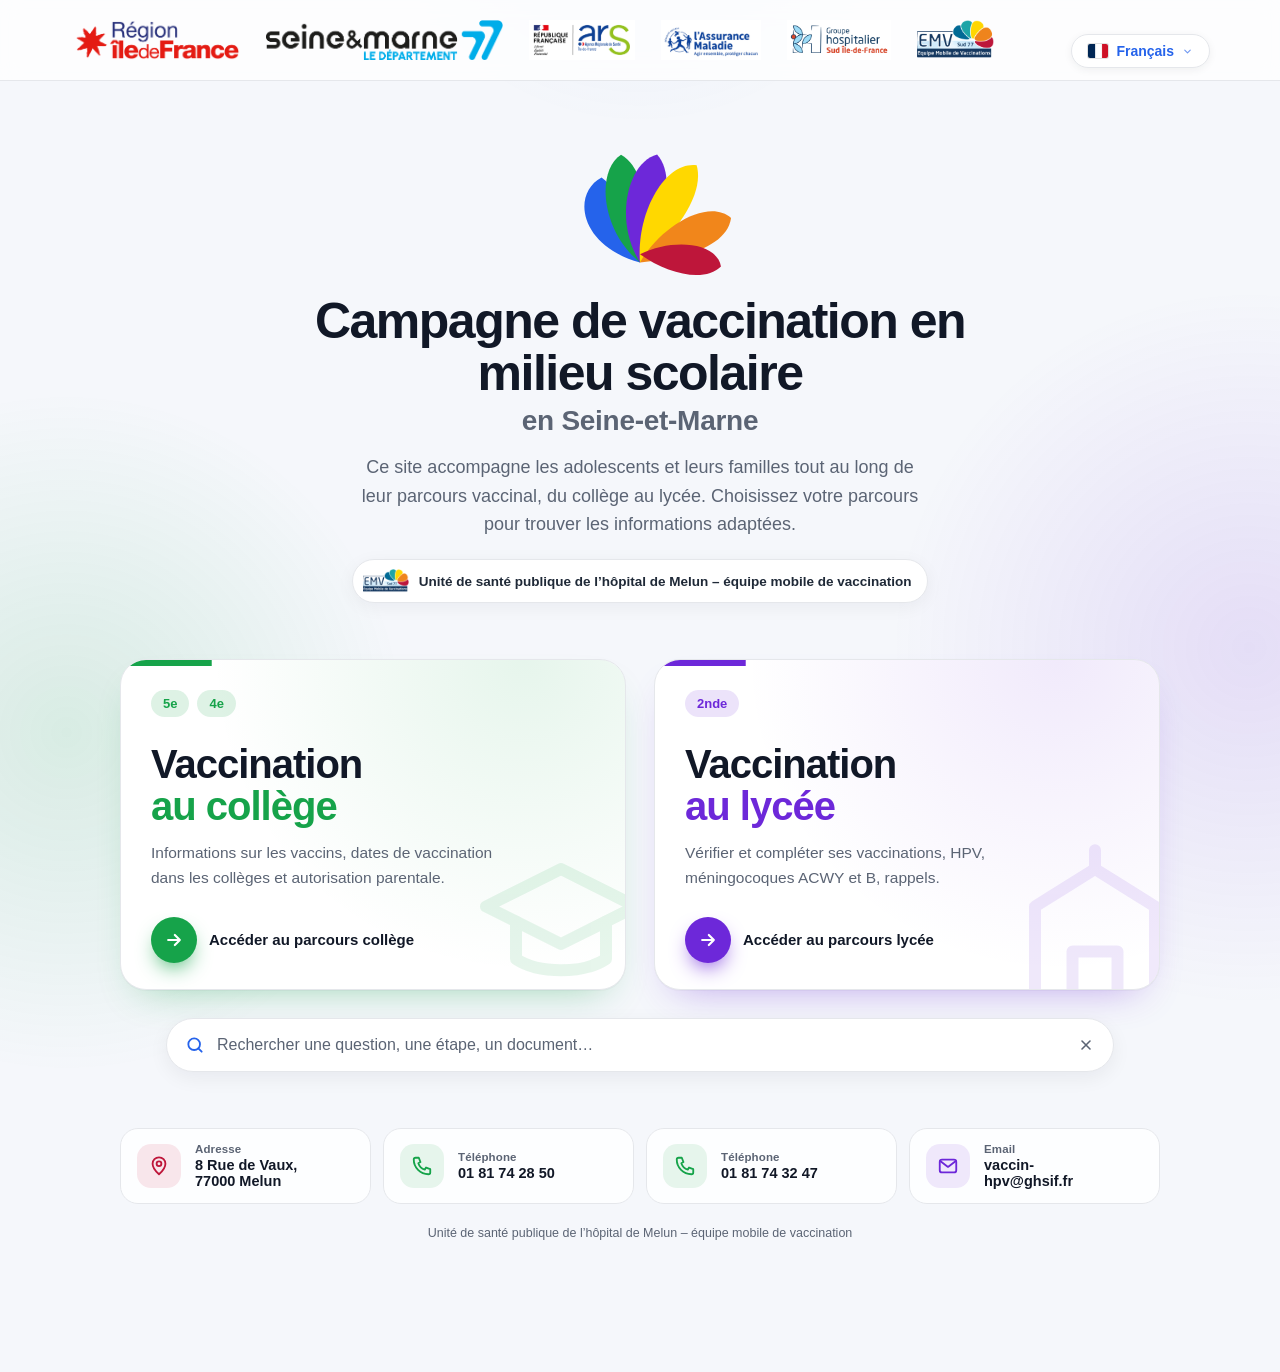
<file: index.html>
<!DOCTYPE html>
<html lang="fr">
<head>
  <meta charset="utf-8"/>
  <meta name="viewport" content="width=device-width, initial-scale=1"/>
  <title>Campagne de vaccination en milieu scolaire en Seine-et-Marne</title>
  <meta property="og:type" content="website">
  <meta property="og:site_name" content="Campagne de vaccination en milieu scolaire en Seine-et-Marne">
  <meta property="og:locale" content="fr_FR">
  <meta property="og:title" content="Campagne de vaccination en milieu scolaire en Seine-et-Marne">
  <meta property="og:description" content="Vaccination des adolescents en Île-de-France. Parcours collège et parcours lycée, proposés par l’Unité de santé publique de l’hôpital de Melun et son équipe mobile de vaccination.">
  <meta property="og:url" content="https://vaccination-sud77.fr/">
  <meta property="og:image" content="https://vaccination-sud77.fr/img/partage.png">
  <meta property="og:image:width" content="1200">
  <meta property="og:image:height" content="630">
  <meta property="og:image:alt" content="Logo de l’Équipe Mobile de Vaccination Sud 77">
  <meta name="twitter:card" content="summary_large_image">
  <meta name="description" content="Vaccination des adolescents en Île-de-France. Parcours collège et parcours lycée, proposés par l’Unité de santé publique de l’hôpital de Melun et son équipe mobile de vaccination."/>
  <meta name="robots" content="index, follow"/>
  <script>
    /* Ancien lien vers la section contact du collège (formulaire d'autorisation) */
    if (location.hash === '#contactCard') { location.replace('college/index.html' + location.search + '#contactCard'); }
  </script>
  <script src="js/parcours.js?v=20261012-1" data-page="hub"></script>
  <script src="js/entete.js" defer></script>
  <script src="js/langue.js?v=20261004-2"></script>
  <link rel="stylesheet" href="css/recherche.css?v=20261012-3">
  <script src="js/recherche.js?v=20261012-3" data-accent="hub" defer></script>
  <style>
    :root{
      --bg:#f5f7fb; --card:#ffffff; --ink:#111827; --muted:#5b6474; --line:#e5e7eb;
      --blue:#2563eb; --college:#16a34a; --lycee:#6d28d9;
      --font:"Helvetica Neue", -apple-system, "Segoe UI", Roboto, Arial, sans-serif;
    }
    *{box-sizing:border-box}
    html,body{margin:0}
    body{font-family:var(--font);color:var(--ink);background:var(--bg);min-height:100vh;overflow-x:hidden;-webkit-font-smoothing:antialiased}
    a{color:inherit}

    /* Fond : halos lents aux couleurs des deux parcours */
    .halo{position:fixed;inset:-20vmax;z-index:-1;pointer-events:none;
      background:
        radial-gradient(38vmax 38vmax at 18% 70%, rgba(22,163,74,.13), transparent 70%),
        radial-gradient(40vmax 40vmax at 84% 64%, rgba(109,40,217,.12), transparent 70%),
        radial-gradient(30vmax 30vmax at 50% 8%, rgba(37,99,235,.08), transparent 70%);
      animation:drift 26s ease-in-out infinite alternate}
    @keyframes drift{to{transform:translate3d(2vmax,-1.5vmax,0) rotate(4deg)}}

    /* En-tête logos */
    .top{position:relative;z-index:30;background:rgba(255,255,255,.75);backdrop-filter:blur(10px);-webkit-backdrop-filter:blur(10px);border-bottom:1px solid var(--line)}
    .topIn{max-width:1180px;margin:0 auto;padding:12px 20px;display:flex;align-items:center;gap:24px}
    .topIn .headerLogos{flex:1 1 auto}
    /* Menu de langue : copie conforme de celui du collège et du lycée */
    .hubLangWrap{--card:#ffffff;--border:#e5e7eb;--primary:#2563eb;--text:#111827;--primary-soft:#e0e7ff;flex:0 0 auto}
    .headerLangPicker{display:flex;flex-direction:column;align-items:flex-end;gap:4px}
    .headerLangHint{font-size:16px;font-weight:800;letter-spacing:.01em;transition:opacity .3s ease;background-repeat:no-repeat;-webkit-background-clip:text;background-clip:text;-webkit-text-fill-color:transparent;color:transparent}
    .langDropdown{position:relative}
    .langDropdownBtn{display:flex;align-items:center;gap:8px;padding:8px 16px;border-radius:999px;border:1px solid var(--border);background:var(--card);color:var(--primary);font-weight:700;font-size:14px;cursor:pointer;box-shadow:0 2px 8px rgba(0,0,0,.06);font-family:var(--font)}
    .langDropdownFlag{width:20px;height:14px;object-fit:cover;border-radius:2px;box-shadow:0 0 0 1px rgba(0,0,0,.12);flex-shrink:0;display:block}
    .langDropdownChevron{width:11px;height:11px;opacity:.65;flex-shrink:0}
    .langDropdownPanel{position:absolute;top:calc(100% + 8px);right:0;background:var(--card);border:1px solid var(--border);border-radius:14px;box-shadow:0 20px 50px rgba(0,0,0,.2);padding:10px;display:grid;grid-template-columns:repeat(2,minmax(150px,1fr));gap:4px;max-height:70vh;overflow-y:auto;width:max-content;max-width:92vw;z-index:200}
    .langDropdownPanel[hidden]{display:none}
    .langDropdownOption{display:flex;align-items:center;gap:8px;padding:8px 10px;border-radius:10px;border:1px solid transparent;background:none;color:var(--text);cursor:pointer;font-size:13px;font-weight:600;text-align:left;white-space:nowrap;width:100%;font-family:var(--font)}
    .langDropdownOption:hover{background:var(--primary-soft)}
    .langDropdownOption.active{border-color:var(--primary);background:var(--primary-soft)}
    .langDropdownCheck{width:14px;flex-shrink:0;color:var(--primary);font-weight:900;font-size:13px}
    .langDropdownOptionFlag{width:18px;height:12px;object-fit:cover;border-radius:2px;box-shadow:0 0 0 1px rgba(0,0,0,.12);flex-shrink:0;display:block}
    [dir="rtl"] .path{text-align:right}
    [dir="rtl"] .go svg{transform:scaleX(-1)}
    [dir="rtl"] .ci{text-align:right}
    body.langFade main{opacity:.25;transition:opacity .2s ease}
    main{transition:opacity .25s ease}
    .topIn .headerLogos a{transition:opacity .2s ease}
    .topIn .headerLogos a:hover{opacity:.75}
    @media (max-width:768px){.topIn{padding:12px 14px;flex-direction:column;gap:10px}.topIn .headerLogos{width:100%}.headerLangPicker{align-items:center}.langDropdownPanel{right:auto;left:50%;transform:translateX(-50%)}}

    main{max-width:1080px;margin:0 auto;padding:clamp(28px,6vw,60px) 20px 120px}

    /* Hero */
    .hero{text-align:center;display:flex;flex-direction:column;align-items:center}
    .fan{width:clamp(120px,22vw,170px);height:auto;overflow:visible;margin-bottom:4px}
    .fan path{transform-origin:0 0;opacity:0;transform:rotate(var(--r,0deg));
      animation:petal .9s cubic-bezier(.2,.9,.25,1.2) forwards;animation-delay:calc(var(--i) * 110ms + 150ms);
      transition:filter .4s ease}
    @keyframes petal{from{opacity:0;transform:rotate(calc(var(--r,0deg) - 70deg)) scale(.25)}to{opacity:1;transform:rotate(var(--r,0deg))}}
    .fan path.grow{animation:none;opacity:1;transform:rotate(var(--r,0deg));transition:transform .55s cubic-bezier(.2,.9,.25,1.25),filter .4s ease}
    body.hoverCollege .fan .pc, body.hoverLycee .fan .pl{transform:rotate(var(--r,0deg)) scale(1.14)}
    body.hoverCollege .fan path:not(.pc), body.hoverLycee .fan path:not(.pl){filter:saturate(.35) opacity(.5)}

    h1{margin:8px 0 0;font-size:clamp(28px,4.8vw,50px);max-width:26ch;margin-left:auto;margin-right:auto;line-height:1.04;letter-spacing:-.03em;font-weight:800}
    h1 .w{display:inline-block;opacity:0;transform:translateY(40%);animation:rise .8s cubic-bezier(.2,.8,.2,1) forwards;animation-delay:calc(var(--k) * 90ms + 650ms)}
    h1 .place{display:block;color:var(--muted);font-weight:700;font-size:.56em;letter-spacing:-.01em;margin-top:.25em}
    @keyframes rise{to{opacity:1;transform:none}}
    @keyframes fade{to{opacity:1}}
    .lead{max-width:56ch;margin:18px auto 0;font-size:clamp(16px,2vw,18px);line-height:1.6;color:var(--muted);opacity:0;animation:fade .8s ease forwards 1.1s}
    .unit{display:inline-flex;align-items:center;gap:10px;margin-top:20px;padding:9px 16px 9px 10px;border-radius:999px;background:#fff;border:1px solid var(--line);
      font-size:13.5px;font-weight:700;color:#1f2937;opacity:0;animation:fade .8s ease forwards 1.25s;box-shadow:0 4px 18px rgba(17,24,39,.05);text-align:left}
    .unit img{height:24px;width:auto}

    /* Cartes de parcours */
    .paths{display:grid;grid-template-columns:1fr 1fr;gap:clamp(16px,3vw,28px);margin-top:clamp(36px,6vw,56px);perspective:1200px}
    .path{--c:#16a34a;--cs:rgba(22,163,74,.14);--cl:rgba(22,163,74,.45);
      position:relative;display:flex;flex-direction:column;min-height:330px;padding:30px 30px 26px;border-radius:26px;
      text-decoration:none;color:var(--ink);background:var(--card);border:1px solid var(--line);overflow:hidden;isolation:isolate;
      box-shadow:0 1px 0 rgba(17,24,39,.03),0 18px 40px -22px var(--cl);
      transform:perspective(1200px) rotateX(var(--rx,0deg)) rotateY(var(--ry,0deg)) translateY(var(--ty,0px));
      transition:transform .25s ease,box-shadow .45s ease,border-color .45s ease;
      opacity:0;animation:cardIn 1s cubic-bezier(.2,.85,.25,1) forwards;animation-delay:var(--d)}
    .path.lycee{--c:#6d28d9;--cs:rgba(109,40,217,.13);--cl:rgba(109,40,217,.45)}
    @keyframes cardIn{from{opacity:0;transform:translateY(46px) scale(.96)}to{opacity:1;transform:none}}
    .path.ready{animation:none;opacity:1}
    .path::before{content:"";position:absolute;inset:0;z-index:-1;opacity:.75;transition:opacity .4s ease;
      background:radial-gradient(520px circle at var(--mx,80%) var(--my,0%), var(--cs), transparent 60%)}
    .path::after{content:"";position:absolute;left:0;right:0;top:0;height:6px;background:var(--c);transform-origin:left;transform:scaleX(.18);transition:transform .7s cubic-bezier(.2,.9,.25,1)}
    .path:hover,.path:focus-visible{--ty:-6px;border-color:var(--cl);box-shadow:0 1px 0 rgba(17,24,39,.03),0 34px 60px -24px var(--cl)}
    .path:hover::after,.path:focus-visible::after{transform:scaleX(1)}
    .path:hover::before{opacity:1}
    .path:focus-visible{outline:3px solid var(--c);outline-offset:4px}

    .levels{display:flex;flex-wrap:wrap;gap:8px;margin-bottom:26px}
    .levels span{padding:6px 12px;border-radius:999px;font-size:13px;font-weight:800;color:var(--c);background:var(--cs);
      transition:transform .4s cubic-bezier(.2,.9,.25,1.3)}
    .path:hover .levels span{transform:translateY(-3px)}
    .path:hover .levels span:nth-child(2){transition-delay:.05s}
    .path:hover .levels span:nth-child(3){transition-delay:.1s}

    .path h2{margin:0;font-size:clamp(28px,3.6vw,40px);line-height:1.05;letter-spacing:-.025em;font-weight:800}
    .path h2 b{display:block;color:var(--c)}
    .path p{margin:14px 0 0;color:var(--muted);font-size:15.5px;line-height:1.6;max-width:40ch}
    .go{margin-top:auto;padding-top:26px;display:flex;align-items:center;gap:12px;font-weight:800;font-size:15px}
    .go i{position:relative;display:grid;place-items:center;width:46px;height:46px;border-radius:50%;background:var(--c);color:#fff;
      box-shadow:0 10px 22px -8px var(--c);transition:transform .5s cubic-bezier(.2,.9,.25,1.3)}
    .go i::before{content:"";position:absolute;inset:-6px;border-radius:50%;border:2px solid var(--c);opacity:0}
    .path:hover .go i{transform:translateX(6px)}
    .path:hover .go i::before{animation:ring 1.4s ease-out infinite}
    @keyframes ring{0%{opacity:.6;transform:scale(.8)}100%{opacity:0;transform:scale(1.5)}}
    .go svg{width:20px;height:20px}
    .goShort{display:none}
    .mark{position:absolute;right:-26px;bottom:-30px;width:180px;height:180px;z-index:-1;opacity:.1;color:var(--c);
      transition:transform .9s cubic-bezier(.2,.9,.25,1),opacity .5s ease}
    .path:hover .mark{transform:rotate(-14deg) scale(1.12);opacity:.18}

    /* Contact */
    .foot{margin-top:56px;display:grid;grid-template-columns:repeat(auto-fit,minmax(200px,1fr));gap:12px;opacity:0;animation:fade .8s ease forwards 1.9s}
    .ci{--ic:#2563eb;--ib:rgba(37,99,235,.1);display:flex;align-items:center;gap:14px;padding:14px 16px;border-radius:18px;background:rgba(255,255,255,.82);
      border:1px solid var(--line);text-decoration:none;font-size:14.5px;font-weight:700;position:relative;overflow:hidden;
      transition:transform .35s cubic-bezier(.2,.9,.25,1.2),border-color .3s ease,box-shadow .35s ease}
    .ci.c1{--ic:#be163a;--ib:rgba(190,22,58,.1)} .ci.c2,.ci.c3{--ic:#16a34a;--ib:rgba(22,163,74,.1)} .ci.c4{--ic:#6d28d9;--ib:rgba(109,40,217,.1)}
    .ci:hover,.ci:focus-visible{transform:translateY(-4px);border-color:var(--ic);box-shadow:0 18px 34px -18px var(--ic)}
    .ci:focus-visible{outline:3px solid var(--ic);outline-offset:3px}
    .ciIcon{flex:0 0 44px;width:44px;height:44px;border-radius:14px;display:grid;place-items:center;color:var(--ic);background:var(--ib);
      transition:transform .45s cubic-bezier(.2,.9,.25,1.4),background .3s ease,color .3s ease}
    .ciIcon svg{width:22px;height:22px}
    .ci:hover .ciIcon{transform:rotate(-8deg) scale(1.08);background:var(--ic);color:#fff}
    .ciText{display:flex;flex-direction:column;gap:2px;min-width:0}
    .ciText small{font-size:11.5px;color:var(--muted);font-weight:700;letter-spacing:.01em}
    .ciText span{overflow-wrap:anywhere}
    .ciArrow{width:18px;height:18px;margin-left:auto;flex:0 0 auto;color:var(--ic);opacity:0;transform:translate(-4px,4px);transition:opacity .25s ease,transform .3s ease}
    .ci:hover .ciArrow{opacity:1;transform:none}
    .credit{margin-top:22px;text-align:center;color:var(--muted);font-size:12.5px}

    @media (max-width:760px){
      .paths{grid-template-columns:1fr 1fr;gap:10px}
      .path{min-height:0;padding:16px 13px 14px;border-radius:20px}
      .path::after{height:5px}
      .levels{gap:4px;margin-bottom:14px}
      .levels span{padding:4px 7px;font-size:10.5px}
      .path h2{font-size:clamp(19px,5.6vw,24px)}
      .path p{font-size:12.5px;line-height:1.45;margin-top:8px}
      .go{padding-top:14px;gap:8px;font-size:12.5px}
      .go i{width:34px;height:34px;flex:0 0 34px}
      .go svg{width:16px;height:16px}
      .goTxt{display:none}
      .goShort{display:inline}
      .mark{width:90px;height:90px;right:-18px;bottom:-20px}
      .unit{font-size:12.5px;border-radius:18px}
    }
    @media (prefers-reduced-motion: reduce){
      *,*::before,*::after{animation-duration:.001ms !important;animation-delay:0s !important;transition-duration:.001ms !important}
      .fan path,h1 .w,.lead,.unit,.path,.foot{opacity:1 !important}
      .halo{animation:none}
    }
  </style>
<link rel="icon" href="favicon.ico?v=20261015-1" sizes="any">
<link rel="icon" type="image/png" sizes="32x32" href="img/favicon-32.png?v=20261015-1">
<link rel="icon" type="image/png" sizes="192x192" href="img/favicon-192.png?v=20261015-1">
<link rel="apple-touch-icon" href="img/apple-touch-icon.png?v=20261015-1">
</head>
<body>
  <div class="halo" aria-hidden="true"></div>

  <header class="top">
    <div class="topIn">
      <div class="headerLogos">
        <a href="https://www.iledefrance.fr/" target="_blank" rel="noopener" aria-label="Région Île-de-France"><img src="img/region.png" alt="Région Île-de-France"></a>
        <a href="https://www.seine-et-marne.fr/" target="_blank" rel="noopener" aria-label="Département de Seine-et-Marne"><img src="img/departement.png" alt="Département de Seine-et-Marne"></a>
        <a href="https://www.iledefrance.ars.sante.fr/" target="_blank" rel="noopener" aria-label="Agence Régionale de Santé Île-de-France"><img src="img/ARS.png" alt="Agence Régionale de Santé Île-de-France"></a>
        <a href="https://www.ameli.fr/assure/sante/themes/vaccination/vaccins-recommandes" target="_blank" rel="noopener" aria-label="Assurance Maladie"><img src="img/AM.png" alt="Assurance Maladie"></a>
        <a href="https://www.ghsif.fr/" target="_blank" rel="noopener" aria-label="Groupe Hospitalier de Melun"><img src="img/CHMELUN.png" alt="Groupe Hospitalier de Melun"></a>
        <a href="#contact" aria-label="Équipe Mobile de Vaccination"><img src="img/EMV.png" alt="Équipe Mobile de Vaccination"></a>
      </div>
      <div class="hubLangWrap">
        <div class="headerLangPicker">
          <span class="headerLangHint" id="headerLangHint">Choisissez votre langue</span>
          <div class="langDropdown">
            <button type="button" class="langDropdownBtn" id="langSwitcherBtn" aria-haspopup="listbox" aria-expanded="false">
              <img class="langDropdownFlag" id="langSwitcherFlag" src="Flags/fr.png" alt="">
              <span id="langSwitcherText">Français</span>
              <svg class="langDropdownChevron" viewBox="0 0 24 24" fill="none" stroke="currentColor" stroke-width="2.5" stroke-linecap="round" stroke-linejoin="round" aria-hidden="true"><path d="M6 9l6 6 6-6"/></svg>
            </button>
            <div class="langDropdownPanel" id="langPanel" role="listbox" hidden></div>
          </div>
        </div>
      </div>
    </div>
  </header>

  <main>
    <section class="hero">
      <!-- L'éventail du site, dont le pétale vert (collège) et le pétale violet (lycée) répondent aux cartes -->
      <svg class="fan" viewBox="0 0 420 350" aria-hidden="true">
        <g transform="translate(210 300)">
          <path style="--i:0" d="M0 0 C-150 -40 -170 -170 -95 -210 C-40 -170 -20 -80 0 0Z" fill="#2563eb"/>
          <path style="--i:1;--r:-10deg" class="pc" d="M0 0 C-80 -90 -70 -240 0 -270 C60 -220 40 -90 0 0Z" fill="#16a34a"/>
          <path style="--i:2;--r:9deg" class="pl" d="M0 0 C-80 -90 -70 -240 0 -270 C60 -220 40 -90 0 0Z" fill="#6d28d9"/>
          <path style="--i:3" d="M0 0 C-10 -120 60 -250 140 -240 C160 -170 90 -70 0 0Z" fill="#ffd800"/>
          <path style="--i:4" d="M0 0 C50 -90 170 -160 225 -110 C215 -40 110 -10 0 0Z" fill="#f1861b"/>
          <path style="--i:5" d="M0 -20 C80 -60 190 -50 200 10 C160 50 70 30 0 -20Z" fill="#be163a"/>
        </g>
      </svg>

      <h1>
        <span id="hubTitle"><span class="w" style="--k:0">Campagne</span> <span class="w" style="--k:1">de</span> <span class="w" style="--k:2">vaccination</span></span>
        <span class="place"><span class="w" style="--k:3" data-i18n="place">en Seine-et-Marne</span></span>
      </h1>
      <p class="lead" data-i18n="lead">Ce site accompagne les adolescents et leurs familles tout au long de leur parcours vaccinal, du collège au lycée. Choisissez votre parcours pour trouver les informations adaptées.</p>
      <div class="unit"><img src="img/EMV.png" alt=""><span data-i18n="unit">Unité de santé publique de l’hôpital de Melun – équipe mobile de vaccination</span></div>
    </section>

    <section class="paths" aria-label="Choisir un parcours" data-i18n-aria="paths_aria">
      <a class="path college" href="college/index.html" data-pt="college" style="--d:1.35s" data-hover="hoverCollege">
        <div class="levels"><span>5e</span><span>4e</span></div>
        <h2 data-i18n-html="h2_col">Vaccination <b>au collège</b></h2>
        <p data-i18n="desc_col">Informations sur les vaccins, dates de vaccination dans les collèges et autorisation parentale.</p>
        <div class="go"><i><svg viewBox="0 0 24 24" fill="none" stroke="currentColor" stroke-width="2.6" stroke-linecap="round" stroke-linejoin="round" aria-hidden="true"><path d="M5 12h14M13 6l6 6-6 6"/></svg></i><span class="goTxt" data-i18n="go_col">Accéder au parcours collège</span><span class="goShort" data-i18n="go_short">Entrer</span></div>
        <svg class="mark" viewBox="0 0 24 24" fill="none" stroke="currentColor" stroke-width="1.6" stroke-linecap="round" stroke-linejoin="round" aria-hidden="true"><path d="M2 9l10-5 10 5-10 5z"/><path d="M6 11v5c3 2 9 2 12 0v-5"/></svg>
      </a>

      <a class="path lycee" href="lycee/index.html" data-pt="lycee" style="--d:1.5s" data-hover="hoverLycee">
        <div class="levels"><span>2nde</span></div>
        <h2 data-i18n-html="h2_lyc">Vaccination <b>au lycée</b></h2>
        <p data-i18n="desc_lyc">Vérifier et compléter ses vaccinations, HPV, méningocoques ACWY et B, rappels.</p>
        <div class="go"><i><svg viewBox="0 0 24 24" fill="none" stroke="currentColor" stroke-width="2.6" stroke-linecap="round" stroke-linejoin="round" aria-hidden="true"><path d="M5 12h14M13 6l6 6-6 6"/></svg></i><span class="goTxt" data-i18n="go_lyc">Accéder au parcours lycée</span><span class="goShort" data-i18n="go_short">Entrer</span></div>
        <svg class="mark" viewBox="0 0 24 24" fill="none" stroke="currentColor" stroke-width="1.6" stroke-linecap="round" stroke-linejoin="round" aria-hidden="true"><path d="M4 21V9l8-5 8 5v12"/><path d="M9 21v-6h6v6"/><path d="M12 4V1.5"/></svg>
      </a>
    </section>

    <section class="foot" id="contact" aria-label="Contact">
      <a class="ci c1" href="https://maps.app.goo.gl/zGLgVufgVPTTqRAg8" target="_blank" rel="noopener">
        <span class="ciIcon"><svg viewBox="0 0 24 24" fill="none" stroke="currentColor" stroke-width="2" stroke-linecap="round" stroke-linejoin="round" aria-hidden="true"><path d="M12 21s-7-6.2-7-11.5A7 7 0 0 1 19 9.5C19 14.8 12 21 12 21z"/><circle cx="12" cy="9.5" r="2.6"/></svg></span>
        <span class="ciText"><small data-i18n="addr">Adresse</small><span>8 Rue de Vaux, 77000 Melun</span></span>
        <svg class="ciArrow" viewBox="0 0 24 24" fill="none" stroke="currentColor" stroke-width="2.4" stroke-linecap="round" stroke-linejoin="round" aria-hidden="true"><path d="M7 17L17 7M9 7h8v8"/></svg>
      </a>
      <a class="ci c2" href="tel:0181742850">
        <span class="ciIcon"><svg viewBox="0 0 24 24" fill="none" stroke="currentColor" stroke-width="2" stroke-linecap="round" stroke-linejoin="round" aria-hidden="true"><path d="M5 3h3.5l1.8 4.6-2.3 1.4a11 11 0 0 0 7 7l1.4-2.3L21 15.5V19a2 2 0 0 1-2 2A16 16 0 0 1 3 5a2 2 0 0 1 2-2z"/></svg></span>
        <span class="ciText"><small data-i18n="phone">Téléphone</small><span>01 81 74 28 50</span></span>
        <svg class="ciArrow" viewBox="0 0 24 24" fill="none" stroke="currentColor" stroke-width="2.4" stroke-linecap="round" stroke-linejoin="round" aria-hidden="true"><path d="M7 17L17 7M9 7h8v8"/></svg>
      </a>
      <a class="ci c3" href="tel:0181743247">
        <span class="ciIcon"><svg viewBox="0 0 24 24" fill="none" stroke="currentColor" stroke-width="2" stroke-linecap="round" stroke-linejoin="round" aria-hidden="true"><path d="M5 3h3.5l1.8 4.6-2.3 1.4a11 11 0 0 0 7 7l1.4-2.3L21 15.5V19a2 2 0 0 1-2 2A16 16 0 0 1 3 5a2 2 0 0 1 2-2z"/></svg></span>
        <span class="ciText"><small data-i18n="phone">Téléphone</small><span>01 81 74 32 47</span></span>
        <svg class="ciArrow" viewBox="0 0 24 24" fill="none" stroke="currentColor" stroke-width="2.4" stroke-linecap="round" stroke-linejoin="round" aria-hidden="true"><path d="M7 17L17 7M9 7h8v8"/></svg>
      </a>
      <a class="ci c4" href="mailto:vaccin-hpv@ghsif.fr">
        <span class="ciIcon"><svg viewBox="0 0 24 24" fill="none" stroke="currentColor" stroke-width="2" stroke-linecap="round" stroke-linejoin="round" aria-hidden="true"><rect x="3" y="5" width="18" height="14" rx="2.5"/><path d="M3.5 6.5l8.5 6.5 8.5-6.5"/></svg></span>
        <span class="ciText"><small data-i18n="email">Email</small><span>vaccin-hpv@ghsif.fr</span></span>
        <svg class="ciArrow" viewBox="0 0 24 24" fill="none" stroke="currentColor" stroke-width="2.4" stroke-linecap="round" stroke-linejoin="round" aria-hidden="true"><path d="M7 17L17 7M9 7h8v8"/></svg>
      </a>
    </section>
    <p class="credit" data-i18n="unit">Unité de santé publique de l’hôpital de Melun – équipe mobile de vaccination</p>
  </main>

  <script>
    (function(){
      var reduce = window.matchMedia('(prefers-reduced-motion: reduce)').matches;
      /* Une fois l'éventail ouvert, les pétales deviennent réactifs au survol des cartes */
      document.querySelectorAll('.fan path').forEach(function(p){
        p.addEventListener('animationend', function(){ p.classList.add('grow'); });
        if(reduce) p.classList.add('grow');
      });
      /* Cartes : inclinaison suivant le pointeur, lumière qui suit la souris, lien avec l'éventail */
      document.querySelectorAll('.path').forEach(function(card){
        var cls = card.getAttribute('data-hover');
        card.addEventListener('animationend', function(e){ if(e.target === card) card.classList.add('ready'); });
        if(reduce) card.classList.add('ready');
        card.addEventListener('pointerenter', function(){ document.body.classList.add(cls); });
        card.addEventListener('pointerleave', function(){
          document.body.classList.remove(cls);
          card.style.setProperty('--rx','0deg'); card.style.setProperty('--ry','0deg');
        });
        card.addEventListener('focus', function(){ document.body.classList.add(cls); });
        card.addEventListener('blur', function(){ document.body.classList.remove(cls); });
        card.addEventListener('pointermove', function(e){
          var r = card.getBoundingClientRect();
          var px = (e.clientX - r.left) / r.width, py = (e.clientY - r.top) / r.height;
          card.style.setProperty('--mx', (px*100)+'%'); card.style.setProperty('--my', (py*100)+'%');
          if(reduce || e.pointerType !== 'mouse' || !card.classList.contains('ready')) return;
          card.style.setProperty('--ry', ((px-.5)*7)+'deg'); card.style.setProperty('--rx', ((.5-py)*6)+'deg');
        });
      });
    })();
  </script>
  <script>
    /* Langue de l'accueil : mêmes 17 langues que le collège et le lycée */
    var HUB_I18N = {"title": {"fr": "Campagne de vaccination en milieu scolaire", "en": "School vaccination campaign", "ar": "حملة التلقيح في الوسط المدرسي", "tr": "Okullarda aşı kampanyası", "ps": "په ښوونځیو کې د واکسین کمپاین", "ku": "هەڵمەتی ڤاکسین لە ژینگەی قوتابخانە", "ro": "Campanie de vaccinare în mediul școlar", "ka": "ვაქცინაციის კამპანია სკოლებში", "sq": "Fushata e vaksinimit në shkolla", "am": "በትምህርት ቤቶች የክትባት ዘመቻ", "zh": "校园疫苗接种活动", "prs": "کمپاین واکسیناسیون در محیط مکتب", "es": "Campaña de vacunación en el ámbito escolar", "pt": "Campanha de vacinação em meio escolar", "ru": "Кампания вакцинации в школах", "uk": "Кампанія вакцинації в школах", "mo": "Campanie de vaccinare în mediul școlar"}, "lead": {"fr": "Ce site accompagne les adolescents et leurs familles tout au long de leur parcours vaccinal, du collège au lycée. Choisissez votre parcours pour trouver les informations adaptées.", "en": "This site supports adolescents and their families throughout their vaccination journey, from middle school to high school. Choose your path to find the right information.", "ar": "يرافق هذا الموقع المراهقين وعائلاتهم طوال مسارهم التلقيحي، من الإعدادية إلى الثانوية. اختر مسارك للعثور على المعلومات المناسبة.", "tr": "Bu site, ergenlere ve ailelerine ortaokuldan liseye kadar aşı süreçleri boyunca eşlik eder. Size uygun bilgileri bulmak için yolunuzu seçin.", "ps": "دا وېبپاڼه تنکي ځوانان او د هغوی کورنۍ د واکسین په ټوله لاره کې، له منځني ښوونځي تر لیسې پورې، ملاتړ کوي. د مناسبو معلوماتو د موندلو لپاره خپله لاره وټاکئ.", "ku": "ئەم ماڵپەڕە هاوڕێی هەرزەکاران و خێزانەکانیانە لە سەرانسەری ڕێڕەوی ڤاکسینیاندا، لە قوتابخانەی ناوەندییەوە تا ئامادەیی. ڕێڕەوەکەت هەڵبژێرە بۆ دۆزینەوەی زانیاریی گونجاو.", "ro": "Acest site îi însoțește pe adolescenți și pe familiile lor pe tot parcursul vaccinării, de la colegiu la liceu. Alegeți-vă parcursul pentru a găsi informațiile potrivite.", "ka": "ეს საიტი მოზარდებსა და მათ ოჯახებს ეხმარება ვაქცინაციის მთელ გზაზე, კოლეჯიდან ლიცეუმამდე. აირჩიეთ თქვენი მიმართულება შესაბამისი ინფორმაციის მოსაძებნად.", "sq": "Ky sajt i shoqëron adoleshentët dhe familjet e tyre gjatë gjithë rrugëtimit të vaksinimit, nga kolegji te shkolla e mesme. Zgjidhni rrugën tuaj për të gjetur informacionin e duhur.", "am": "ይህ ድረ-ገጽ ታዳጊዎችን እና ቤተሰቦቻቸውን ከኮሌጅ እስከ ሁለተኛ ደረጃ ትምህርት ቤት ድረስ በክትባት ጉዟቸው ሁሉ ይደግፋል። ተገቢውን መረጃ ለማግኘት መንገድዎን ይምረጡ።", "zh": "本网站在青少年从初中到高中的整个疫苗接种过程中为他们及其家庭提供帮助。请选择您的路径以查找相应信息。", "prs": "این وب‌سایت نوجوانان و خانواده‌های آن‌ها را در تمام مسیر واکسیناسیون، از مکتب متوسطه تا لیسه، همراهی می‌کند. مسیر خود را انتخاب کنید تا معلومات مناسب را بیابید.", "es": "Este sitio acompaña a los adolescentes y a sus familias a lo largo de su recorrido de vacunación, del colegio al instituto. Elija su recorrido para encontrar la información adecuada.", "pt": "Este site acompanha os adolescentes e as suas famílias ao longo do seu percurso de vacinação, do colégio ao liceu. Escolha o seu percurso para encontrar a informação adequada.", "ru": "Этот сайт сопровождает подростков и их семьи на всём пути вакцинации, от коллежа до лицея. Выберите свой раздел, чтобы найти нужную информацию.", "uk": "Цей сайт супроводжує підлітків та їхні родини на всьому шляху вакцинації, від колежу до ліцею. Оберіть свій розділ, щоб знайти потрібну інформацію.", "mo": "Acest site îi însoțește pe adolescenți și pe familiile lor pe tot parcursul vaccinării, de la colegiu la liceu. Alegeți-vă parcursul pentru a găsi informațiile potrivite."}, "h2_col": {"fr": "Vaccination <b>au collège</b>", "en": "<b>Middle school</b> vaccination", "ar": "التلقيح <b>في الإعدادية</b>", "tr": "<b>Ortaokulda</b> aşılama", "ps": "<b>په منځني ښوونځي کې</b> واکسین", "ku": "ڤاکسین <b>لە قوتابخانەی ناوەندی</b>", "ro": "Vaccinare <b>la colegiu</b>", "ka": "ვაქცინაცია <b>კოლეჯში</b>", "sq": "Vaksinimi <b>në kolegj</b>", "am": "<b>በኮሌጅ</b> ክትባት", "zh": "<b>初中</b>疫苗接种", "prs": "واکسیناسیون <b>در مکتب متوسطه</b>", "es": "Vacunación <b>en el colegio</b>", "pt": "Vacinação <b>no colégio</b>", "ru": "Вакцинация <b>в коллеже</b>", "uk": "Вакцинація <b>в колежі</b>", "mo": "Vaccinare <b>la colegiu</b>"}, "h2_lyc": {"fr": "Vaccination <b>au lycée</b>", "en": "<b>High school</b> vaccination", "ar": "التلقيح <b>في الثانوية</b>", "tr": "<b>Lisede</b> aşılama", "ps": "<b>په لیسه کې</b> واکسین", "ku": "ڤاکسین <b>لە ئامادەیی</b>", "ro": "Vaccinare <b>la liceu</b>", "ka": "ვაქცინაცია <b>ლიცეუმში</b>", "sq": "Vaksinimi <b>në shkollën e mesme</b>", "am": "<b>በሁለተኛ ደረጃ ትምህርት ቤት</b> ክትባት", "zh": "<b>高中</b>疫苗接种", "prs": "واکسیناسیون <b>در لیسه</b>", "es": "Vacunación <b>en el instituto</b>", "pt": "Vacinação <b>no liceu</b>", "ru": "Вакцинация <b>в лицее</b>", "uk": "Вакцинація <b>в ліцеї</b>", "mo": "Vaccinare <b>la liceu</b>"}, "desc_col": {"fr": "Informations sur les vaccins, dates de vaccination dans les collèges et autorisation parentale.", "en": "Vaccine information, vaccination dates in middle schools and parental consent.", "ar": "معلومات عن اللقاحات، ومواعيد التلقيح في الإعداديات، والموافقة الأبوية.", "tr": "Aşılar hakkında bilgiler, ortaokullardaki aşı tarihleri ve veli izni.", "ps": "د واکسینونو په اړه معلومات، په منځنیو ښوونځیو کې د واکسین نېټې او د والدینو اجازه.", "ku": "زانیاری دەربارەی ڤاکسینەکان، ڕێکەوتەکانی ڤاکسین لە قوتابخانە ناوەندییەکان و ڕەزامەندیی دایک و باوک.", "ro": "Informații despre vaccinuri, datele vaccinării în colegii și autorizația părinților.", "ka": "ინფორმაცია ვაქცინების შესახებ, ვაქცინაციის თარიღები კოლეჯებში და მშობლის ნებართვა.", "sq": "Informacion për vaksinat, datat e vaksinimit në kolegje dhe autorizimi i prindërve.", "am": "ስለ ክትባቶች መረጃ፣ በኮሌጆች ውስጥ የክትባት ቀኖች እና የወላጅ ፈቃድ።", "zh": "疫苗信息、各初中的接种日期以及家长同意书。", "prs": "معلومات درباره واکسین‌ها، تاریخ‌های واکسیناسیون در مکاتب متوسطه و اجازه والدین.", "es": "Información sobre las vacunas, fechas de vacunación en los colegios y autorización parental.", "pt": "Informações sobre as vacinas, datas de vacinação nos colégios e autorização parental.", "ru": "Информация о вакцинах, даты вакцинации в коллежах и согласие родителей.", "uk": "Інформація про вакцини, дати вакцинації в колежах та згода батьків.", "mo": "Informații despre vaccinuri, datele vaccinării în colegii și autorizația părinților."}, "desc_lyc": {"fr": "Vérifier et compléter ses vaccinations, HPV, méningocoques ACWY et B, rappels.", "en": "Check and complete your vaccinations, HPV, meningococcal ACWY and B, boosters.", "ar": "تحقق من تطعيماتك وأكملها، فيروس الورم الحليمي البشري، المكورات السحائية ACWY وB، الجرعات المعززة.", "tr": "Aşılarınızı kontrol edin ve tamamlayın, HPV, ACWY ve B meningokok, rapeller.", "ps": "خپل واکسینونه وګورئ او بشپړ یې کړئ، HPV، د مننژوکوک ACWY او B، تکراري ډوزونه.", "ku": "ڤاکسینەکانت بپشکنە و تەواویان بکە، HPV، مێنینگۆکۆکی ACWY و B، دووبارەکردنەوەکان.", "ro": "Verificați și completați-vă vaccinările, HPV, meningococ ACWY și B, rapeluri.", "ka": "შეამოწმეთ და შეავსეთ თქვენი ვაქცინაციები, HPV, მენინგოკოკი ACWY და B, განმეორებითი დოზები.", "sq": "Kontrolloni dhe plotësoni vaksinimet tuaja, HPV, meningokokët ACWY dhe B, përforcuesit.", "am": "ክትባቶችዎን ያረጋግጡ እና ያጠናቅቁ፣ HPV፣ ማኒንጎኮከስ ACWY እና B፣ ማጠናከሪያዎች።", "zh": "检查并补全您的疫苗接种：HPV、ACWY 和 B 型脑膜炎球菌、加强针。", "prs": "واکسین‌های خود را بررسی و تکمیل کنید، HPV، مننگوکوک ACWY و B، دوزهای تقویتی.", "es": "Verificar y completar sus vacunas, VPH, meningococos ACWY y B, refuerzos.", "pt": "Verificar e completar as suas vacinas, HPV, meningococos ACWY e B, reforços.", "ru": "Проверить и дополнить свои прививки, ВПЧ, менингококки ACWY и B, ревакцинации.", "uk": "Перевірити та доповнити свої щеплення, ВПЛ, менінгококи ACWY і B, ревакцинації.", "mo": "Verificați și completați-vă vaccinările, HPV, meningococ ACWY și B, rapeluri."}, "go_col": {"fr": "Accéder au parcours collège", "en": "Go to the middle school section", "ar": "الدخول إلى قسم الإعدادية", "tr": "Ortaokul bölümüne git", "ps": "د منځني ښوونځي برخې ته ورشئ", "ku": "چوونە بۆ بەشی قوتابخانەی ناوەندی", "ro": "Accesați parcursul colegiu", "ka": "კოლეჯის განყოფილებაზე გადასვლა", "sq": "Hyni në seksionin e kolegjit", "am": "ወደ ኮሌጅ ክፍል ይሂዱ", "zh": "进入初中栏目", "prs": "ورود به بخش مکتب متوسطه", "es": "Acceder al apartado colegio", "pt": "Aceder ao percurso colégio", "ru": "Перейти в раздел коллежа", "uk": "Перейти до розділу колежу", "mo": "Accesați parcursul colegiu"}, "go_lyc": {"fr": "Accéder au parcours lycée", "en": "Go to the high school section", "ar": "الدخول إلى قسم الثانوية", "tr": "Lise bölümüne git", "ps": "د لیسې برخې ته ورشئ", "ku": "چوونە بۆ بەشی ئامادەیی", "ro": "Accesați parcursul liceu", "ka": "ლიცეუმის განყოფილებაზე გადასვლა", "sq": "Hyni në seksionin e shkollës së mesme", "am": "ወደ ሁለተኛ ደረጃ ትምህርት ቤት ክፍል ይሂዱ", "zh": "进入高中栏目", "prs": "ورود به بخش لیسه", "es": "Acceder al apartado instituto", "pt": "Aceder ao percurso liceu", "ru": "Перейти в раздел лицея", "uk": "Перейти до розділу ліцею", "mo": "Accesați parcursul liceu"}, "go_short": {"fr": "Entrer", "en": "Enter", "ar": "دخول", "tr": "Gir", "ps": "ننوځئ", "ku": "چوونە ژوورەوە", "ro": "Intrați", "ka": "შესვლა", "sq": "Hyni", "am": "ግባ", "zh": "进入", "prs": "ورود", "es": "Entrar", "pt": "Entrar", "ru": "Войти", "uk": "Увійти", "mo": "Intrați"}, "paths_aria": {"fr": "Choisir un parcours", "en": "Choose a path", "ar": "اختر مسارًا", "tr": "Bir bölüm seçin", "ps": "یوه لاره وټاکئ", "ku": "ڕێڕەوێک هەڵبژێرە", "ro": "Alegeți un parcurs", "ka": "აირჩიეთ მიმართულება", "sq": "Zgjidhni një rrugë", "am": "መንገድ ይምረጡ", "zh": "选择栏目", "prs": "یک مسیر انتخاب کنید", "es": "Elegir un recorrido", "pt": "Escolher um percurso", "ru": "Выберите раздел", "uk": "Оберіть розділ", "mo": "Alegeți un parcurs"}, "lang_choose": {"fr": "Choisissez votre langue", "en": "Choose your language", "ar": "اختر لغتك", "tr": "Dilinizi seçin", "ps": "خپله ژبه وټاکئ", "ku": "زمانەکەت هەڵبژێرە", "ro": "Alegeți limba", "ka": "აირჩიეთ ენა", "sq": "Zgjidhni gjuhën", "am": "ቋንቋዎን ይምረጡ", "zh": "选择语言", "prs": "زبان خود را انتخاب کنید", "es": "Elija su idioma", "pt": "Escolha o seu idioma", "ru": "Выберите язык", "uk": "Оберіть мову", "mo": "Alegeți limba"}, "unit": {"fr": "Unité de santé publique de l’hôpital de Melun – équipe mobile de vaccination", "en": "Public Health Unit of Melun Hospital – mobile vaccination team", "ar": "وحدة الصحة العامة في مستشفى ميلون – فريق التلقيح المتنقل", "tr": "Melun Hastanesi Halk Sağlığı Birimi – mobil aşı ekibi", "ps": "د مېلون روغتون د عامې روغتیا واحد – د واکسین ګرځنده ټیم", "ku": "یەکەی تەندروستیی گشتیی نەخۆشخانەی مێلون – تیمی گەڕۆکی ڤاکسین", "ro": "Unitatea de sănătate publică a spitalului din Melun – echipa mobilă de vaccinare", "ka": "მელუნის საავადმყოფოს საზოგადოებრივი ჯანმრთელობის განყოფილება – ვაქცინაციის მობილური გუნდი", "sq": "Njësia e shëndetit publik e spitalit të Melun – ekipi i lëvizshëm i vaksinimit", "am": "የሜሉን ሆስፒታል የሕዝብ ጤና ክፍል – ተንቀሳቃሽ የክትባት ቡድን", "zh": "默伦医院公共卫生科 – 流动疫苗接种团队", "prs": "واحد صحت عامه شفاخانه ملون – تیم سیار واکسیناسیون", "es": "Unidad de salud pública del hospital de Melun – equipo móvil de vacunación", "pt": "Unidade de saúde pública do hospital de Melun – equipa móvel de vacinação", "ru": "Отдел общественного здравоохранения больницы Мелёна – мобильная бригада вакцинации", "uk": "Відділ громадського здоров’я лікарні Мелена – мобільна бригада вакцинації", "mo": "Unitatea de sănătate publică a spitalului din Melun – echipa mobilă de vaccinare"}, "addr": {"fr": "Adresse", "en": "Address", "ar": "العنوان", "tr": "Adres", "ps": "پته", "ku": "ناونیشان", "ro": "Adresă", "ka": "მისამართი", "sq": "Adresa", "am": "አድራሻ", "zh": "地址", "prs": "آدرس", "es": "Dirección", "pt": "Morada", "ru": "Адрес", "uk": "Адреса", "mo": "Adresă"}, "phone": {"fr": "Téléphone", "en": "Phone", "ar": "الهاتف", "tr": "Telefon", "ps": "تلیفون", "ku": "تەلەفۆن", "ro": "Telefon", "ka": "ტელეფონი", "sq": "Telefoni", "am": "ስልክ", "zh": "电话", "prs": "تلیفون", "es": "Teléfono", "pt": "Telefone", "ru": "Телефон", "uk": "Телефон", "mo": "Telefon"}, "email": {"fr": "Email", "en": "Email", "ar": "البريد الإلكتروني", "tr": "E-posta", "ps": "بریښنالیک", "ku": "ئیمەیل", "ro": "Email", "ka": "ელფოსტა", "sq": "Email", "am": "ኢሜይል", "zh": "电子邮件", "prs": "ایمیل", "es": "Correo electrónico", "pt": "Email", "ru": "Эл. почта", "uk": "Ел. пошта", "mo": "Email"}, "place": {"fr": "en Seine-et-Marne", "en": "in Seine-et-Marne", "ar": "في سين إي مارن", "tr": "Seine-et-Marne'da", "ps": "په سېن-اې-مارن کې", "ku": "لە سێن-ئێ-مارن", "ro": "în Seine-et-Marne", "ka": "სენ-ე-მარნში", "sq": "në Seine-et-Marne", "am": "በሴን-ኤ-ማርን", "zh": "塞纳-马恩省", "prs": "در سن-اِ-مارن", "es": "en Seine-et-Marne", "pt": "em Seine-et-Marne", "ru": "в департаменте Сена и Марна", "uk": "у департаменті Сена і Марна", "mo": "în Seine-et-Marne"}};
    var HUB_LABELS = {"fr": "Français", "ar": "العربية", "tr": "Türkçe", "en": "English", "ps": "پښتو", "ku": "Kurdî (Soranî)", "ka": "ქართული", "ro": "Română", "sq": "Shqip", "am": "አማርኛ", "zh": "中文", "prs": "دری", "es": "Español", "pt": "Português", "ru": "Русский", "uk": "Українська", "mo": "Moldovenească"};
    var HUB_FLAGS = {"fr": "fr", "en": "gb-eng", "ar": "sa", "tr": "tr", "ps": "af", "ku": "iq", "ro": "ro", "ka": "ge", "sq": "al", "am": "et", "zh": "cn", "prs": "af", "es": "es", "pt": "pt", "ru": "ru", "uk": "ua", "mo": "md"};
    var HUB_ORDER = ["fr", "en", "ar", "tr", "ps", "ku", "ro", "ka", "sq", "am", "zh", "prs", "es", "pt", "ru", "uk", "mo"];
    var RTL_LANGS = ['ar','ps','ku','prs'];
    var lang = (function(){ var q = new URLSearchParams(location.search).get('lang'); if (q && HUB_LABELS[q]) return q; var m = null; try { m = localStorage.getItem('vaccinationSud77Lang'); } catch(e){} return (m && HUB_LABELS[m]) ? m : 'fr'; })();
    (function(){
      function tr(k){ var o = HUB_I18N[k] || {}; return o[lang] || o.fr || ''; }
      function renderTitle(animate){
        var el = document.getElementById('hubTitle');
        el.parentElement.setAttribute('dir', RTL_LANGS.indexOf(lang) > -1 ? 'rtl' : 'ltr');
        el.innerHTML = tr('title').split(' ').map(function(w,i){
          return '<span class="w" style="--k:'+i+(animate ? '' : ';animation:none;opacity:1;transform:none')+'">'+w+'</span>';
        }).join(' ');
      }
      function apply(animate){
        document.documentElement.lang = lang;
        renderTitle(animate);
        document.querySelectorAll('[data-i18n]').forEach(function(n){ n.textContent = tr(n.getAttribute('data-i18n')); });
        document.querySelectorAll('[data-i18n-html]').forEach(function(n){ n.innerHTML = tr(n.getAttribute('data-i18n-html')); });
        document.querySelectorAll('[data-i18n-aria]').forEach(function(n){ n.setAttribute('aria-label', tr(n.getAttribute('data-i18n-aria'))); });
        document.getElementById('langSwitcherText').textContent = HUB_LABELS[lang];
        document.getElementById('langSwitcherFlag').src = 'Flags/' + (HUB_FLAGS[lang] || 'fr') + '.png';
        buildPanel();
      }
      function buildPanel(){
        var panel = document.getElementById('langPanel'); panel.innerHTML = '';
        HUB_ORDER.forEach(function(l){
          var on = l === lang, b = document.createElement('button');
          b.type = 'button'; b.setAttribute('role','option'); b.className = 'langDropdownOption' + (on ? ' active' : '');
          b.innerHTML = '<span class="langDropdownCheck">' + (on ? '✓' : '') + '</span><img class="langDropdownOptionFlag" src="Flags/' + (HUB_FLAGS[l] || 'fr') + '.png" alt=""><span>' + HUB_LABELS[l] + '</span>';
          b.addEventListener('click', function(){ panel.hidden = true; document.getElementById('langSwitcherBtn').setAttribute('aria-expanded','false'); setLang(l); });
          panel.appendChild(b);
        });
      }
      function setLang(l){
        if (l === lang) return;
        document.body.classList.add('langFade');
        setTimeout(function(){
          lang = l; apply(false);
          var u = new URL(location.href);
          if (l === 'fr') u.searchParams.delete('lang'); else u.searchParams.set('lang', l);
          history.replaceState(null, '', u);
          document.body.classList.remove('langFade');
        }, 200);
      }
      apply(true);
      window.hubSetLanguage = setLang;
      var btn = document.getElementById('langSwitcherBtn'), panel = document.getElementById('langPanel');
      btn.addEventListener('click', function(e){ e.stopPropagation(); var willOpen = panel.hidden; panel.hidden = !willOpen; btn.setAttribute('aria-expanded', willOpen ? 'true' : 'false'); });
      document.addEventListener('click', function(e){ if(!e.target.closest('.langDropdown')){ panel.hidden = true; btn.setAttribute('aria-expanded','false'); } });
      document.addEventListener('keydown', function(e){ if(e.key === 'Escape'){ panel.hidden = true; btn.setAttribute('aria-expanded','false'); } });
      /* Phrase d'invitation qui défile dans les 17 langues, comme au collège */
      var LANG_SELF = {"fr": "Choisissez votre langue", "en": "Choose your language", "ar": "اختر لغتك", "tr": "Dilinizi seçin", "ps": "خپله ژبه وټاکئ", "ku": "زمانەکەت هەڵبژێرە", "ro": "Alegeți limba dumneavoastră", "ka": "აირჩიეთ თქვენი ენა", "sq": "Zgjidhni gjuhën tuaj", "am": "ቋንቋዎን ይምረጡ", "zh": "选择您的语言", "prs": "زبان خود را انتخاب کنید", "es": "Elija su idioma", "pt": "Escolha o seu idioma", "ru": "Выберите свой язык", "uk": "Оберіть свою мову", "mo": "Alegeți limba dumneavoastră"};
      var HINT_GRAD = {"fr": "linear-gradient(90deg,#002395,#ED2939)", "en": "linear-gradient(90deg,#00247D,#CF142B)", "ar": "linear-gradient(90deg,#006C35,#0a8f46)", "tr": "linear-gradient(90deg,#E30A17,#b5050f)", "ps": "linear-gradient(90deg,#000000,#D32011,#007A36)", "ku": "linear-gradient(90deg,#EE1B24,#FDE816,#007A3D)", "ro": "linear-gradient(90deg,#002B7F,#FCD116,#CE1126)", "ka": "linear-gradient(90deg,#FF0000,#c40000)", "sq": "linear-gradient(90deg,#E41E20,#2b2b2b)", "am": "linear-gradient(90deg,#078930,#FCDD09,#DA121A)", "zh": "linear-gradient(90deg,#DE2910,#FFDE00)", "prs": "linear-gradient(90deg,#000000,#D32011,#007A36)", "es": "linear-gradient(90deg,#AA151B,#F1BF00)", "pt": "linear-gradient(90deg,#046A38,#DA291C,#FFCC00)", "ru": "linear-gradient(90deg,#0039A6,#D52B1E)", "uk": "linear-gradient(90deg,#005BBB,#FFD500)", "mo": "linear-gradient(90deg,#002B7F,#FCD116,#CE1126)"};
      var hint = document.getElementById('headerLangHint'), langs = HUB_ORDER, ci = 0;
      function paint(){ var c = langs[ci % langs.length]; hint.textContent = LANG_SELF[c] || ''; hint.style.backgroundImage = HINT_GRAD[c] || HINT_GRAD.fr; }
      paint();
      setInterval(function(){ hint.style.opacity = 0; setTimeout(function(){ ci = (ci + 1) % langs.length; paint(); hint.style.opacity = 1; }, 300); }, 1800);
    })();
  </script>
</body>
</html>
</file>
<file: css/recherche.css>
/* =====================================================================
   RECHERCHE — champ, liste de résultats, mise en évidence
   ===================================================================== */
.rechBox{--rc:#3B6D11;--rc2:#639922;--rcs:rgba(99,153,34,.14);position:relative;z-index:40;margin:0 auto 22px}
.rechBox[data-accent="lycee"]{--rc:#534AB7;--rc2:#7F77DD;--rcs:rgba(127,119,221,.15)}
.rechField{display:flex;align-items:center;gap:10px;background:var(--card,#fff);border:1.5px solid var(--border,#e5e7eb);border-radius:999px;padding:0 8px 0 18px;height:54px;box-shadow:0 6px 20px rgba(17,24,39,.06);transition:border-color .2s ease,box-shadow .2s ease}
.rechField:focus-within{border-color:var(--rc2);box-shadow:0 0 0 4px var(--rcs),0 8px 24px rgba(17,24,39,.08)}
.rechIco{width:20px;height:20px;flex:0 0 auto;color:var(--rc)}
.rechInput{flex:1;min-width:0;border:0;outline:0;background:transparent;color:var(--text,#111827);font:inherit;font-size:16px;height:100%}
.rechInput::-webkit-search-cancel-button{display:none}
.rechInput::placeholder{color:var(--muted,#6b7280)}
.rechClear{flex:0 0 auto;width:38px;height:38px;border-radius:50%;border:0;background:transparent;color:var(--muted,#6b7280);cursor:pointer;display:grid;place-items:center}
.rechClear:hover{background:var(--rcs);color:var(--rc)}
.rechClear svg{width:16px;height:16px}

.rechPanel{position:absolute;left:0;right:0;top:calc(100% + 8px);background:var(--card,#fff);border:1px solid var(--border,#e5e7eb);border-radius:18px;box-shadow:0 18px 40px rgba(17,24,39,.16);max-height:min(62vh,520px);overflow:auto;padding:6px;animation:rechIn .18s ease}
@keyframes rechIn{from{opacity:0;transform:translateY(-6px)}to{opacity:1;transform:none}}
.rechItem{display:flex;align-items:flex-start;gap:12px;width:100%;text-align:start;border:0;background:transparent;color:var(--text,#111827);font:inherit;padding:11px 12px;border-radius:12px;cursor:pointer}
.rechItem.on,.rechItem:hover{background:var(--rcs)}
.rechTag{flex:0 0 auto;font-size:11px;font-weight:800;letter-spacing:.02em;padding:3px 9px;border-radius:999px;background:var(--rc);color:#fff;margin-top:1px;white-space:nowrap}
.rechItem[data-type="step"] .rechTag{background:var(--rc2)}
.rechItem[data-type="doc"] .rechTag{background:#f1861b}
.rechItem[data-type="video"] .rechTag{background:#be163a}
.rechItem[data-type="letter"] .rechTag{background:#6b7280}
.rechTxt{display:flex;flex-direction:column;gap:3px;min-width:0}
.rechTitle{font-weight:800;font-size:14.5px;line-height:1.35}
.rechBody{font-size:13px;line-height:1.45;color:var(--muted,#6b7280)}
.rechItem mark{background:rgba(255,216,0,.55);color:inherit;border-radius:3px;padding:0 1px}
.rechNone{padding:16px;text-align:center;color:var(--muted,#6b7280);font-weight:700}

.rechFlash{animation:rechFlash 2.4s ease}
@keyframes rechFlash{0%,100%{box-shadow:0 0 0 0 rgba(255,216,0,0)}15%,60%{box-shadow:0 0 0 4px rgba(255,216,0,.85)}}
.letterP.rechFlash{border-radius:8px;background:rgba(255,216,0,.18);transition:background 2s ease}

[data-theme="dark"] .rechItem mark{background:rgba(255,216,0,.35)}
[data-theme="dark"] .rechPanel{box-shadow:0 18px 40px rgba(0,0,0,.5)}

@media (max-width:600px){
  .rechBox{padding:0 12px}
  .rechField{height:50px;padding-left:14px}
  .rechInput{font-size:15px}
  .rechItem{flex-direction:column;gap:6px}
}
@media (prefers-reduced-motion:reduce){.rechPanel,.rechFlash{animation:none}}
.rechBox .rechInput,.rechBox .rechInput:focus,.rechBox .rechInput:focus-visible{outline:0 !important;box-shadow:none !important;border:0 !important;background:transparent !important}

/* Accueil : champ sous les deux cartes, étiquettes collège et lycée */
.rechBox.rechHub{--rc:#2563eb;--rc2:#3b82f6;--rcs:rgba(37,99,235,.12);width:100%;max-width:980px;margin:28px auto 6px;padding:0 16px;box-sizing:border-box}
.rechTags{display:flex;flex-direction:column;gap:4px;flex:0 0 auto;align-items:stretch}
.rechTags .rechTag{text-align:center}
.rechSite{font-size:11px;font-weight:800;padding:3px 9px;border-radius:999px;text-align:center;white-space:nowrap;border:1.5px solid currentColor}
.rechSite[data-site="college"]{color:#16a34a;background:rgba(22,163,74,.08)}
.rechSite[data-site="lycee"]{color:#6d28d9;background:rgba(109,40,217,.08)}
@media (max-width:600px){.rechTags{flex-direction:row}}
.rechBox.rechHub{animation:rechHubIn .6s ease 1.65s both}
@keyframes rechHubIn{from{opacity:0;transform:translateY(10px)}to{opacity:1;transform:none}}
@media (prefers-reduced-motion:reduce){.rechBox.rechHub{animation:none}}
.rechItem[data-type="doc"] .rechTitle::after,.rechItem[data-type="video"] .rechTitle::after{content:" ↗";color:var(--rc);font-weight:900}
</file>
